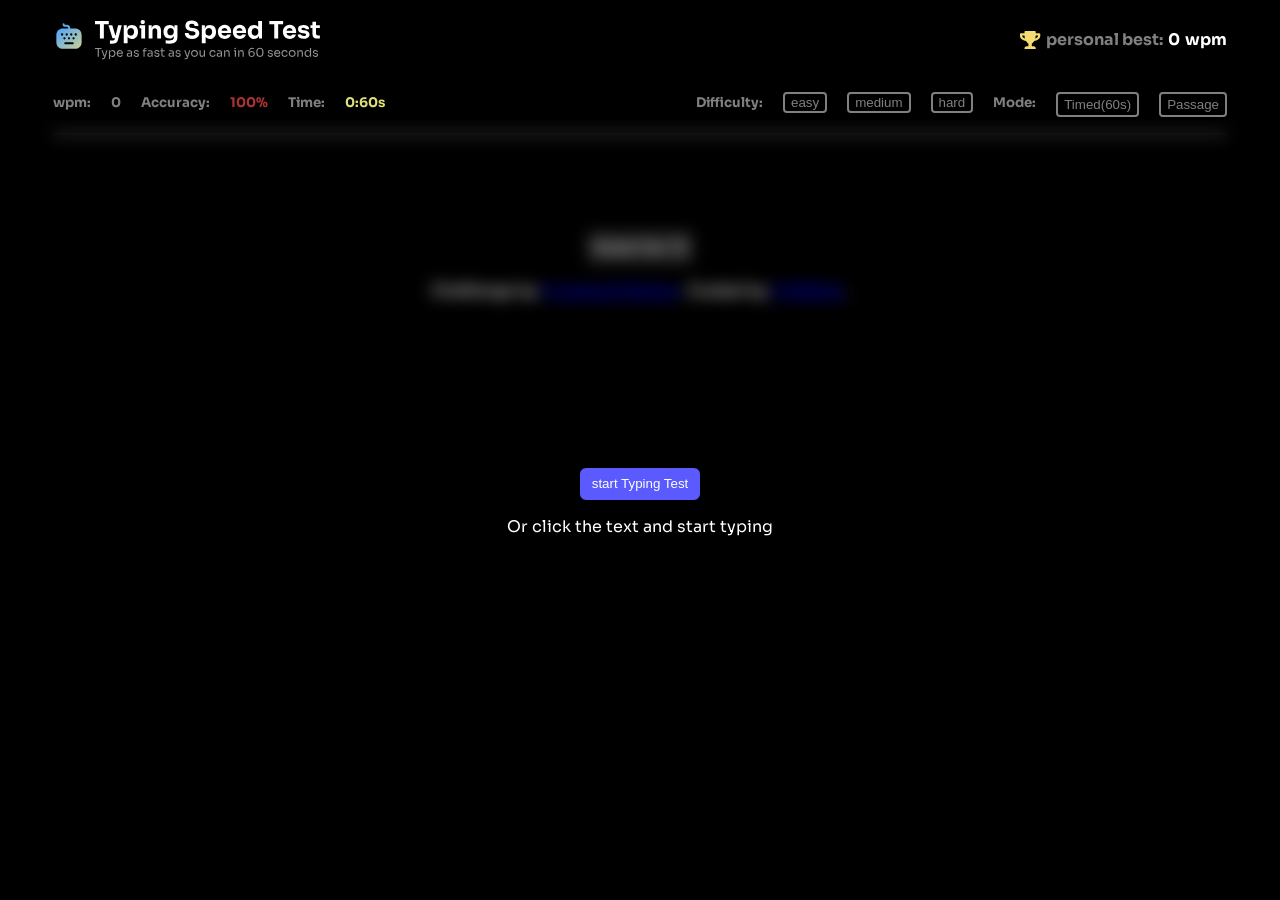
<file: index.html>
<!DOCTYPE html>
<html lang="en">
<head>
    <meta charset="UTF-8">
    <meta name="viewport" content="width=device-width, initial-scale=1.0">
    <link rel="preconnect" href="https://fonts.googleapis.com">
    <link rel="preconnect" href="https://fonts.gstatic.com" crossorigin>
    <link href="https://fonts.googleapis.com/css2?family=Sora:wght@100..800&display=swap" rel="stylesheet">
    <link rel="stylesheet" href="index.css">
    <title>Document</title>
</head>
<body>
    <header>
       <div class="title">
         <img src="img/logo-large.svg" alt="">
        <div id="wpm1">
            <img src="img/icon-personal-best.svg" alt="">
            <h4 class="best1">personal best: </h4>
            <h4><span id="wpm2">0</span></h4>
            <h4>wpm</h4>
        </div>
       </div> 
       <nav>
            <div class="data1">
             <h5>wpm:</h5>
             <h5><span id="wpm3">0</span></h5>
             <h5>Accuracy:</h5>
             <h5><span id="accuracy">100%</span></h5>
             <h5>Time:</h5>
             <h5><span id="time">0:60</span><span id="time">s</span></h5>
            </div>
        <div class="data2">
        <div class="difficulty">
        <h5>Difficulty:</h5>
        <button class="level" id="easy-btn">easy</button>
        <button class="level" id="medium-btn">medium</button>
        <button class="level" id="hard-btn">hard</button>
        </div>
        <h5>Mode:</h5>
        <button class="mode1" id="timed-btn">Timed(60s)</button>
        <button class="mode1" id="passage-btn">Passage</button>
        </div>
       </nav>
       <div id="char"></div>
    </header>
    <main>
        <section class="typing-area">
            <div class="overlay" id="overlay">
                <button class="type" id="btn1">start Typing Test</button>
                <p>Or click the text and start typing</p>
            </div>
            <div class="passage" id="">
                <p id="paragraph"></p>
                <input type="text" id="typing-input" autocomplete="off" spellcheck="false" autofocus >
            </div>
        </section>
        
    </main><br>
    <footer class="attribution">
        <button class="refresh" id="refresh">Restart Test
            <img src="img/icon-restart.svg" width="13px" alt="">
        </button>
        <div>Challenge by <a href="https://www.frontendmentor.io?ref=challenge">Frontend Mentor</a>. 
        Coded by <a href="#">K RAGUL</a>.</div>
    </footer>
    <script src="index.js"></script>
</body>
</html>
</file>
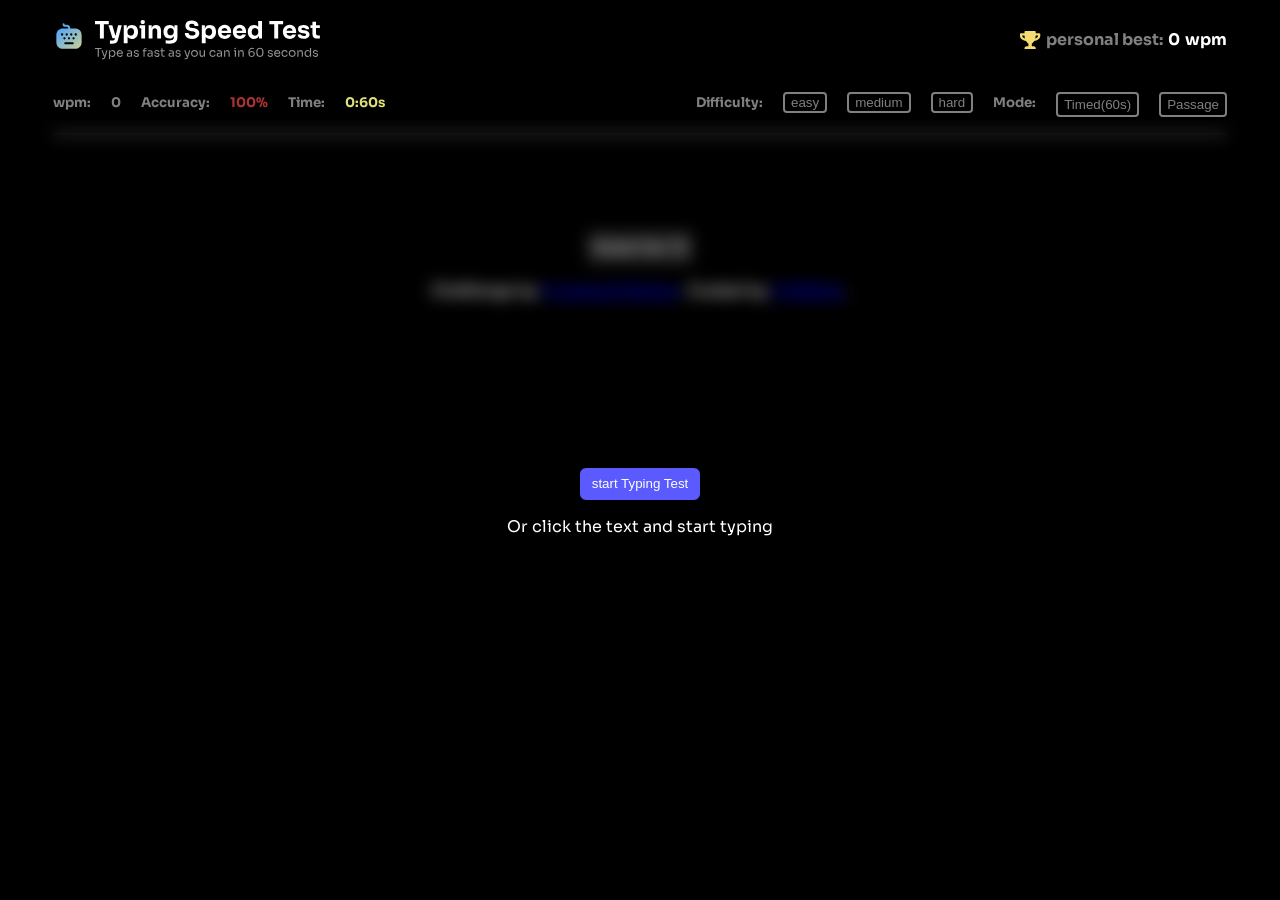
<file: mobile/index.html>
<!DOCTYPE html>
<html lang="en">
<head>
    <meta charset="UTF-8">
    <meta name="viewport" content="width=device-width, initial-scale=1.0, maximum-scale=1.0, user-scalable=no">
    <link rel="preconnect" href="https://fonts.googleapis.com">
    <link rel="preconnect" href="https://fonts.gstatic.com" crossorigin>
    <link href="https://fonts.googleapis.com/css2?family=Sora:wght@100..800&display=swap" rel="stylesheet">
    <link rel="stylesheet" href="index.css">
    <title>Document</title>
</head>
<body>
    <header>
       <div class="title">
         <img src="../img/logo-small.svg" alt="">
        <div id="wpm1">
            <img src="../img/icon-personal-best.svg" alt="">
            <h4 class="best1">Best: </h4>
            <h4><span id="wpm2">0</span></h4>
            <h4>wpm</h4>
        </div>
       </div> 
       <nav>
            <div class="data1">
                <div class="res" id="wpm5">
                    <h5 class="tit">WPM:</h5>
                    <h5><span id="wpm3">0</span></h5>
                </div>
                <div class="res" id="acc">
                    <h5 class="tit">Accuracy:</h5>
                    <h5><span id="accuracy">100%</span></h5>
                </div>
                <div class="res">
                    <h5 class="tit">Time:</h5>
                    <h5><span id="time">0:60</span><span id="time">s</span></h5>
                </div>
            </div>
        <div class="sel">
        <div class="dropdown">
            <button class="dropdown-btn">difficulty</button>
            <div class="dropdown-content">
                <label>
                    <input type="radio" value="easy" name="difficulty" id="easy-btn">easy
                </label>
                <label>
                    <input type="radio" value="medium" name="difficulty" id="medium-btn">medium
                </label>
                <label>
                    <input type="radio" value="hard" name="difficulty" id="hard-btn">hard
                </label>
            </div>
            <div id="char"></div>
        </div>
        <div class="dropdown-2">
            <button class="dropdown-btn-2">mode</button>
            <div class="dropdown-content2">
                <label>
                    <input type="radio" name="mode" value="Timed" id="timed-btn">Timed(60s)
                </label>
                <label>
                    <input type="radio" name="mode" value="passage" id="passage-btn">Passage
                </label>
            </div>
        </div>
        </div>
       </nav>
       <div id="char"></div>
    </header>
    <main>
        <section class="typing-area">
            <div class="overlay" id="overlay">
                <button class="type" id="btn1">start Typing Test</button>
                <p>Or click the text and start typing</p>
            </div>
            <div class="passage" id="">
                <p id="paragraph"></p>
                <input type="text" id="typing-input" autocomplete="off" spellcheck="false" autofocus >
            </div>
        </section>
        
    </main><br>
    <footer class="attribution">
        <button class="refresh" id="refresh">Restart Test
            <img src="../img/icon-restart.svg" width="13px" alt="">
        </button>
        <div>Challenge by <a href="https://www.frontendmentor.io?ref=challenge">Frontend Mentor</a>. 
        Coded by <a href="#">K RAGUL</a>.</div>
    </footer>
    <script src="index.js"></script>
</body>
</html>
</file>
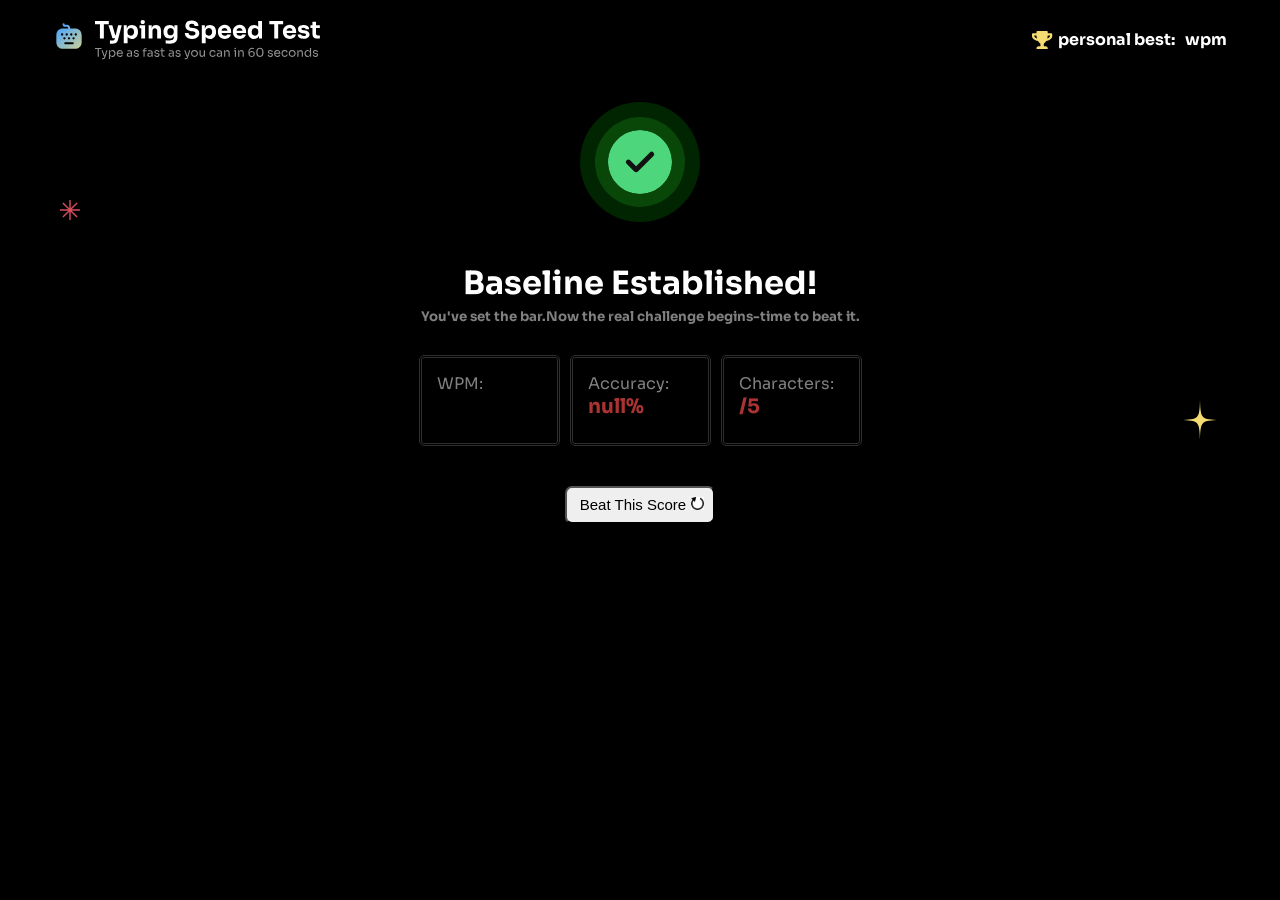
<file: Baseline.html>
<!DOCTYPE html>
<html lang="en">
<head>
    <meta charset="UTF-8">
    <meta name="viewport" content="width=device-width, initial-scale=1.0">
        <link rel="preconnect" href="https://fonts.googleapis.com">
    <link rel="preconnect" href="https://fonts.gstatic.com" crossorigin>
    <link href="https://fonts.googleapis.com/css2?family=Sora:wght@100..800&display=swap" rel="stylesheet">
    <link rel="stylesheet" href="Baseline.css">
    <title>Document</title>
</head>
<body>
      <header>
       <div class="title">
         <img src="img/logo-large.svg" alt="">
        <div id="wpm1">
            <img src="img/icon-personal-best.svg" alt="">
            <h4 class="best1">personal best: </h4>
            <h4><span id="wpm5">0</span></h4>
            <h4>wpm</h4>
        </div>
       </div> 
       <div class="tick">
            <div class="circle1">
                 <div class="circle2">
                     <img src="img/icon-completed.svg" alt="">
                 </div>
            </div>  
       </div>
    <div Class="complete">
        <h1>Baseline Established!</h1>
        <h5>You've set the bar.Now the real challenge begins-time to beat it.</h5>
    </div>
    <div class="data">
        <div class="box1">WPM: <span id="wpm4"></span></div>
        <div class="box1">Accuracy:  <span id="output"></span></div>
        <div class="box1">Characters: 
            <div>
             <span id="output1"></span>
             <span id="tot">/5</span>
            </div>
        </div>
    </div>
    <div class="restart"><button class="restrt" id="restrt">Beat This Score
        <div class="icon"><img src="img/restart-icon-32271.jpg"  width="13px" alt=""></div>
    </button></div>
       <img class="flower" src="img/pattern-star-2.svg" alt="">
       <img class="star" src="img/pattern-star-1.svg" alt="">
       <script src="Baseline.js"></script>
</body>
</html>
</file>
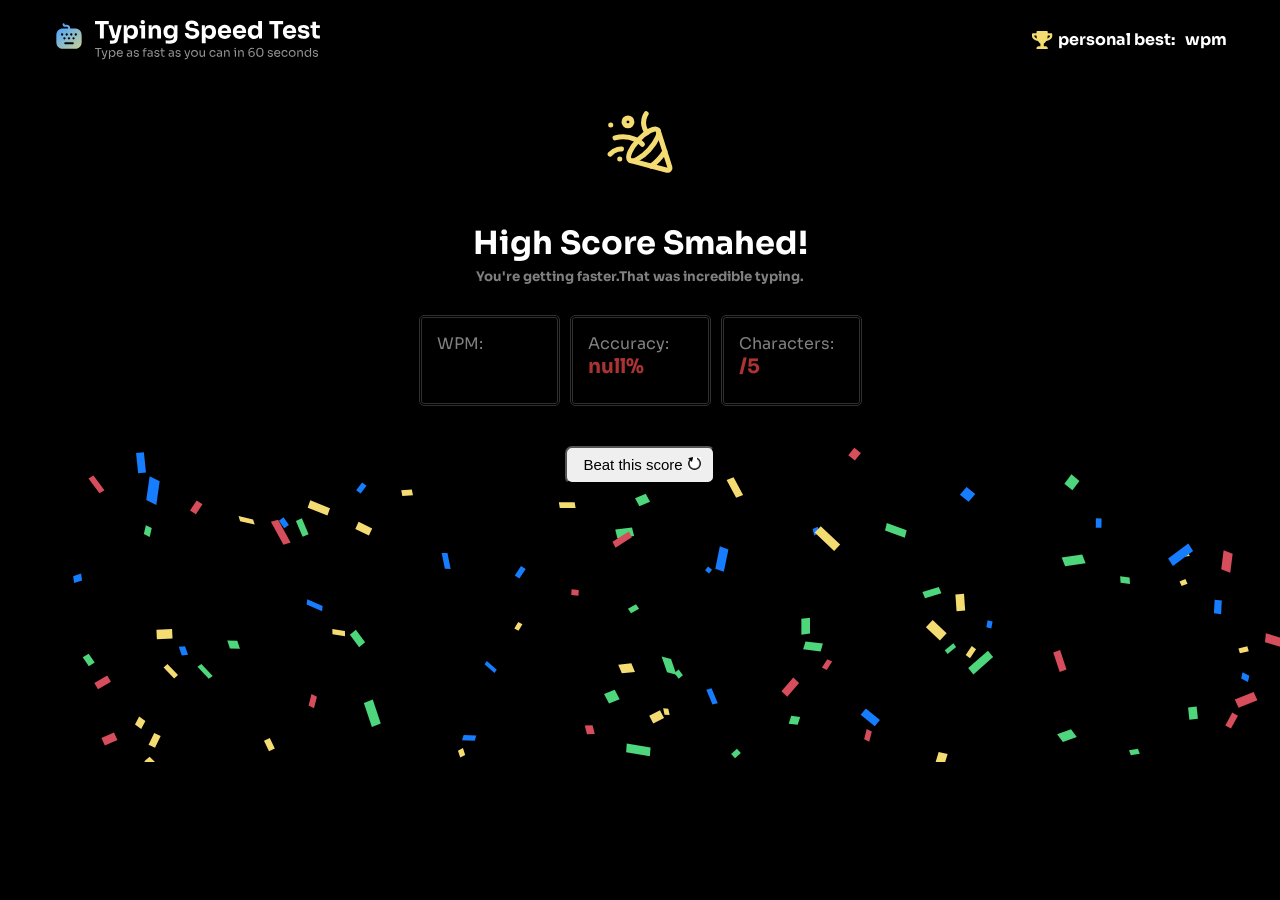
<file: highScore.html>
<!DOCTYPE html>
<html lang="en">
<head>
    <meta charset="UTF-8">
    <meta name="viewport" content="width=device-width, initial-scale=1.0">
        <link rel="preconnect" href="https://fonts.googleapis.com">
    <link rel="preconnect" href="https://fonts.gstatic.com" crossorigin>
    <link href="https://fonts.googleapis.com/css2?family=Sora:wght@100..800&display=swap" rel="stylesheet">
    <link rel="stylesheet" href="highScore.css">
    <title>Document</title>
</head>
<body>
      <header>
       <div class="title">
         <img src="img/logo-large.svg" alt="">
        <div id="wpm1">
            <img src="img/icon-personal-best.svg" alt="">
            <h4 class="best1">personal best: </h4>
            <h4><span id="wpm5">0</span></h4>
            <h4>wpm</h4>
        </div>
       </div> 
       <div class="tick">
            <img src="img/icon-new-pb.svg" alt="">
       </div>
    <div Class="complete">
        <h1>High Score Smahed!</h1>
        <h5>You're getting faster.That was incredible typing.</h5>
    </div>
    <div class="data">
        <div class="box1">WPM: <span id="wpm4"></span></div>
        <div class="box1">Accuracy:  <span id="output"></span></div>
        <div class="box1">Characters: 
            <div>
             <span id="output1"></span>
             <span id="tot">/5</span>
            </div>
        </div>
    </div>
    <div class="restart"><button class="restrt" id="restrt">Beat this score
        <div class="icon"><img src="img/restart-icon-32271.jpg" width="13px" alt=""></div>
    </button></div>
       <img src="img/pattern-confetti.svg" alt="">
        <script src="highScore.js"></script>
</body>
</html>
</file>
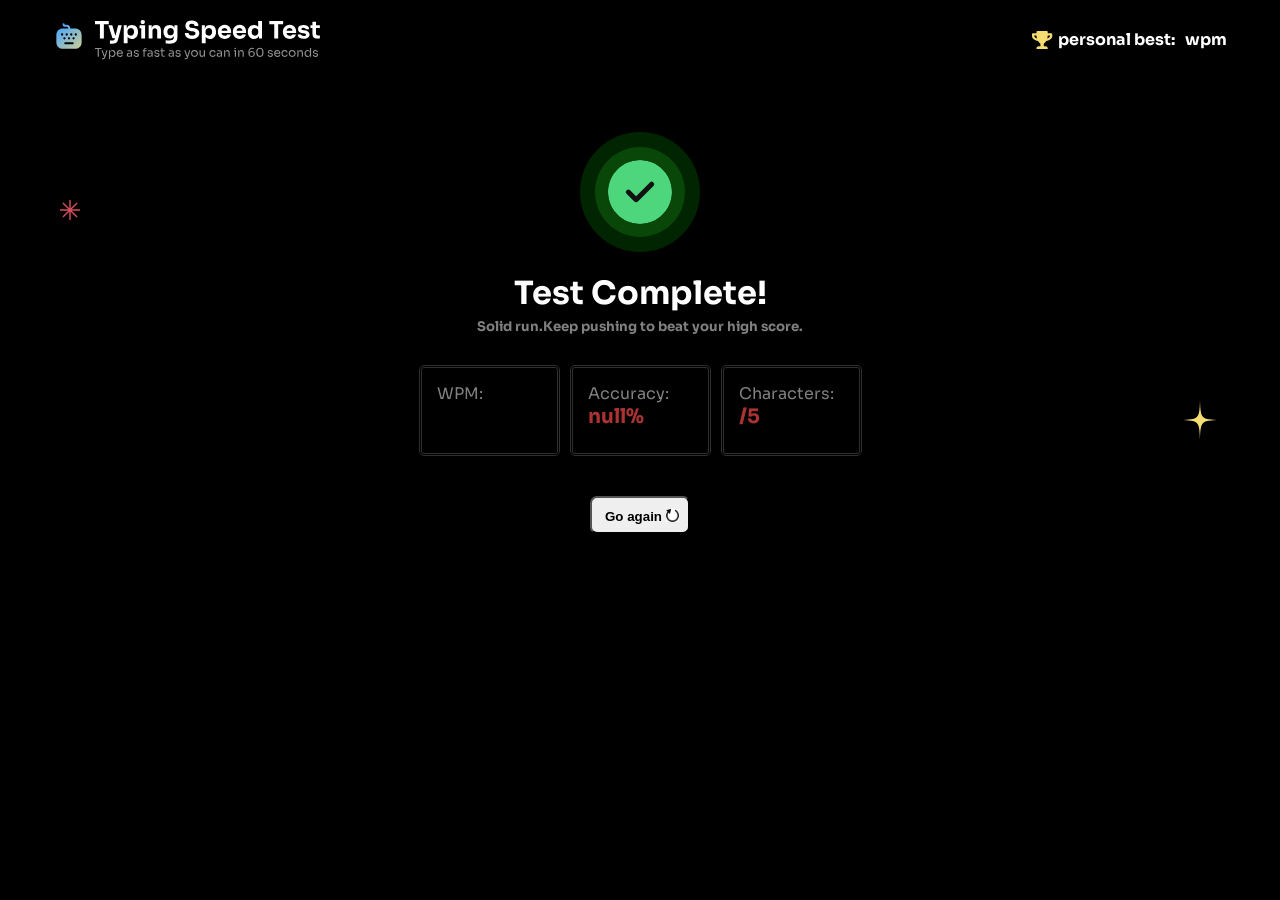
<file: testComplete.html>
<!DOCTYPE html>
<html lang="en">
<head>
    <meta charset="UTF-8">
    <meta name="viewport" content="width=device-width, initial-scale=1.0">
        <link rel="preconnect" href="https://fonts.googleapis.com">
    <link rel="preconnect" href="https://fonts.gstatic.com" crossorigin>
    <link href="https://fonts.googleapis.com/css2?family=Sora:wght@100..800&display=swap" rel="stylesheet">
    <link rel="stylesheet" href="testComplete.css">
    <title>Document</title>
</head>
<body>
      <header>
       <div class="title">
         <img src="img/logo-large.svg" alt="">
        <div id="wpm1">
            <img src="img/icon-personal-best.svg" alt="">
            <h4 class="best1">personal best: </h4>
            <h4><span id="wpm5">0</span></h4>
            <h4>wpm</h4>
        </div>
       </div> 
       <div class="tick">
            <div class="circle1">
                 <div class="circle2">
                     <img src="img/icon-completed.svg" alt="">
                 </div>
            </div>  
       </div>
    <div Class="complete" >
        <h1 id="complete">Test Complete!</h1>
        <h5 id="caption">Solid run.Keep pushing to beat your high score.</h5>
    </div>
    <div class="data">
        <div class="box1">WPM: <span id="wpm4"></span></div>
        <div class="box1">Accuracy:  <span id="output"></span></div>
        <div class="box1">Characters: 
            <div>
             <span id="output1"></span>
             <span id="tot">/5</span>
            </div>
        </div>
    </div>
    <div class="restart"><button class="restrt" id="restrt">Go again
        <div class="icon"><img src="img/restart-icon-32271.jpg" width="13px" alt=""></div>
    </button></div>
       <img class="flower" src="img/pattern-star-2.svg" alt="">
       <img class="star" src="img/pattern-star-1.svg" alt="">
    <script src="testComplete.js">
       
    </script>
</body>
</html>
</file>
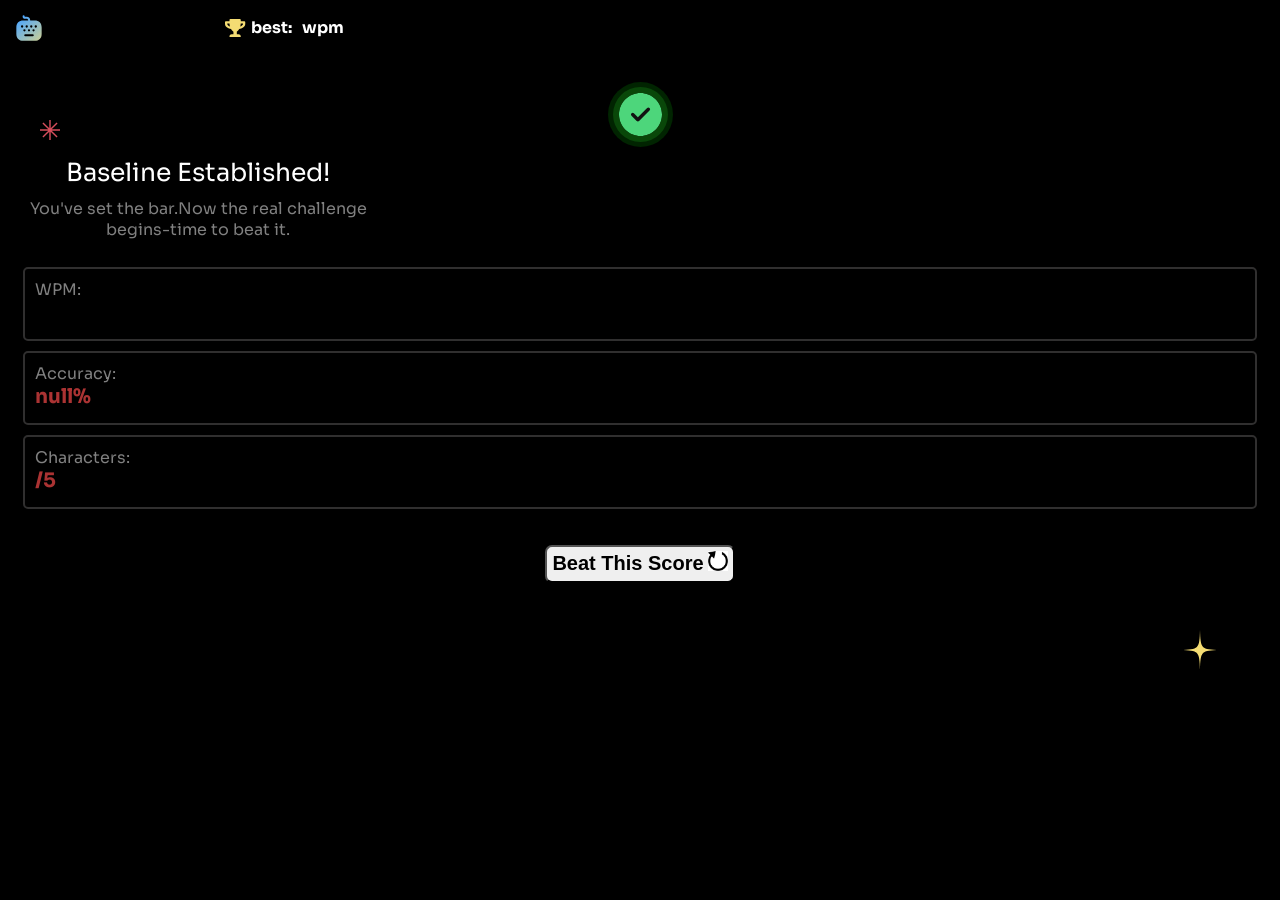
<file: mobile/Baseline.html>
<!DOCTYPE html>
<html lang="en">
<head>
    <meta charset="UTF-8">
    <meta name="viewport" content="width=device-width, initial-scale=1.0, maximum-scale=1.0, user-scalable=no">
    <link rel="preconnect" href="https://fonts.googleapis.com">
    <link rel="preconnect" href="https://fonts.gstatic.com" crossorigin>
    <link href="https://fonts.googleapis.com/css2?family=Sora:wght@100..800&display=swap" rel="stylesheet">
    <link rel="stylesheet" href="Baseline.css">
    <title>Document</title>
</head>
<body>
      <header>
       <div class="title">
         <img src="../img/logo-small.svg" alt="">
        <div id="wpm1">
            <img src="../img/icon-personal-best.svg" alt="">
            <h4 class="best1">best: </h4>
            <h4><span id="wpm4">0</span></h4>
            <h4>wpm</h4>
        </div>
       </div> 
       <div class="tick">
            <div class="circle1">
                 <div class="circle2">
                       <img src="../img/icon-completed.svg" width="43px" alt="">
                 </div>
            </div>  
       </div>
    <div Class="complete">
        <div id="complete">Baseline Established!</div>
        
        <div id="caption">You've set the bar.Now the real challenge begins-time to beat it.</div>
        
    </div>
    <div class="data">
        <div class="box1">WPM: <span id="wpm5"></span></div>
        <div class="box1">Accuracy:  <span id="output"></span></div>
        <div class="box1">Characters: 
            <div>
             <span id="output1"></span>
             <span id="tot">/5</span>
            </div>
        </div>
    </div>
    <div class="restart"><button class="restrt" id="restrt">Beat This Score
        <div class="icon"><img src="../img/restart-icon-32271.jpg"  width="20px" alt=""></div>
    </button></div>
       <img class="flower" src="../img/pattern-star-2.svg" alt="">
       <img class="star" src="../img/pattern-star-1.svg" alt="">
       <script src="Baseline.js"></script>
</body>
</html>
</file>
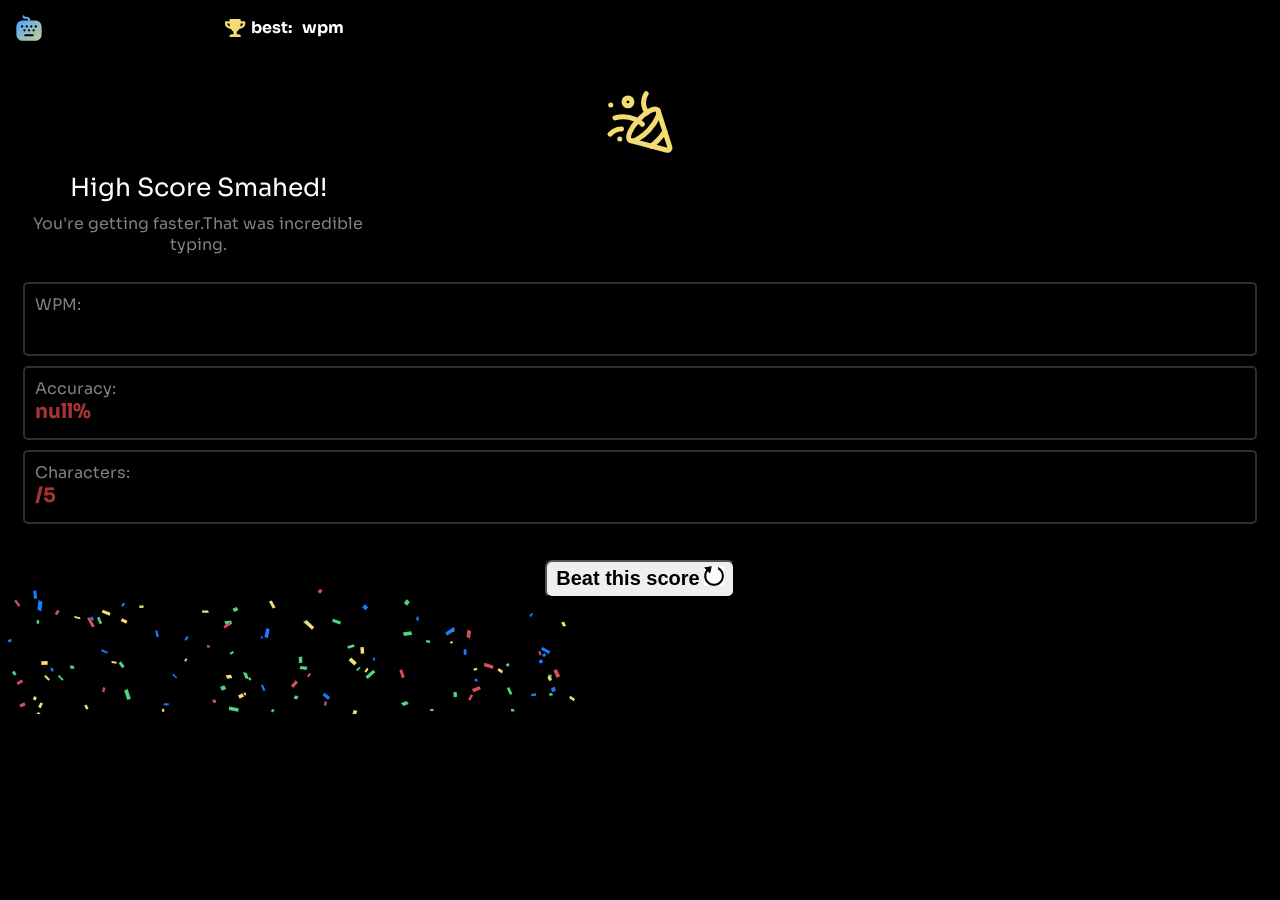
<file: mobile/highScore.html>
<!DOCTYPE html>
<html lang="en">
<head>
    <meta charset="UTF-8">
    <meta name="viewport" content="width=device-width, initial-scale=1.0, maximum-scale=1.0, user-scalable=no">
        <link rel="preconnect" href="https://fonts.googleapis.com">
    <link rel="preconnect" href="https://fonts.gstatic.com" crossorigin>
    <link href="https://fonts.googleapis.com/css2?family=Sora:wght@100..800&display=swap" rel="stylesheet">
    <link rel="stylesheet" href="highScore.css">
    <title>Document</title>
</head>
<body>
      <header>
       <div class="title">
         <img src="../img/logo-small.svg" alt="">
        <div id="wpm1">
            <img src="../img/icon-personal-best.svg" alt="">
            <h4 class="best1">best: </h4>
            <h4><span id="wpm4">0</span></h4>
            <h4>wpm</h4>
        </div>
       </div> 
       <div class="tick">
            <img src="../img/icon-new-pb.svg" alt="">
       </div>
    <div Class="complete">
        <div id="complete">High Score Smahed!</div>
        <div id="caption">You're getting faster.That was incredible typing.</div>
        <h1></h1>
        <h5></h5>
    </div>
    <div class="data">
        <div class="box1">WPM: <span id="wpm5"></span></div>
        <div class="box1">Accuracy:  <span id="output"></span></div>
        <div class="box1">Characters: 
            <div>
             <span id="output1"></span>
             <span id="tot">/5</span>
            </div>
        </div>
    </div>
    <div class="restart"><button class="restrt" id="restrt">Beat this score
        <div class="icon"><img src="../img/restart-icon-32271.jpg" width="20px" alt=""></div>
    </button></div>
    <div class="party"> <img src="../img/pattern-confetti.svg" width="575px" alt=""></div>
      
        <script src="highScore.js"></script>
</body>
</html>
</file>
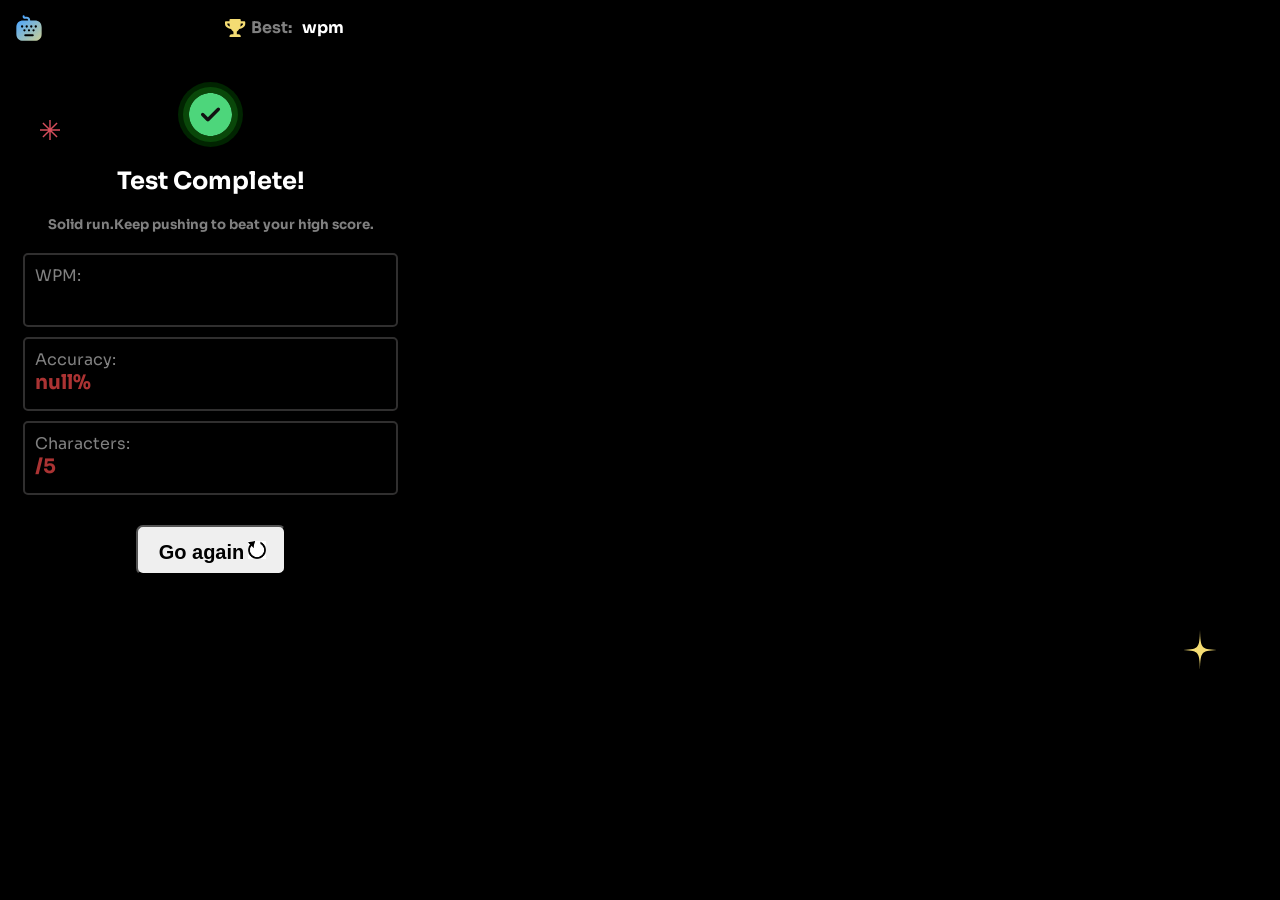
<file: mobile/testComplete.html>
<!DOCTYPE html>
<html lang="en">
<head>
    <meta charset="UTF-8">
    <meta name="viewport" content="width=device-width, initial-scale=1.0, maximum-scale=1.0, user-scalable=no">
    <link rel="preconnect" href="https://fonts.googleapis.com">
    <link rel="preconnect" href="https://fonts.gstatic.com" crossorigin>
    <link href="https://fonts.googleapis.com/css2?family=Sora:wght@100..800&display=swap" rel="stylesheet">
    <link rel="stylesheet" href="testComplete.css">
    <title>Document</title>
</head>
<body>
      <header>
       <div class="title">
         <img src="../img/logo-small.svg" alt="">
        <div id="wpm1">
            <img src="../img/icon-personal-best.svg" alt="">
            <h4 class="best">Best: </h4>
            <h4><span id="wpm4">0</span></h4>
            <h4>wpm</h4>
        </div>
       </div> 
       <div class="tick">
            <div class="circle1">
                 <div class="circle2">
                     <img src="../img/icon-completed.svg" width="43px" alt="">
                 </div>
            </div>  
       </div>
    <div Class="complete" >
        <h2 id="complete">Test Complete!</h2>
        <h5 id="caption">Solid run.Keep pushing to beat your high score.</h5>
    </div>
    <div class="data">
        <div class="box1">WPM: <span id="wpm5"></span></div>
        <div class="box1">Accuracy:  <span id="output"></span></div>
        <div class="box1">Characters: 
            <div>
             <span id="output1"></span>
             <span id="tot">/5</span>
            </div>
        </div>
    </div>
    <div class="restart"><button class="restrt" id="restrt">Go again
        <div class="icon"><img src="../img/restart-icon-32271.jpg" width="18px" alt=""></div>
    </button></div>
       <img class="flower" src="../img/pattern-star-2.svg" alt="">
       <img class="star" src="../img/pattern-star-1.svg" alt="">
    <script src="testComplete.js">
       
    </script>
</body>
</html>
</file>
<file: index.css>
body{
    background-color: black;
    /* position:static;  */
    color: white;
    padding: 0px 45px 0px 45px;
      font-family: "Sora", sans-serif;
}
.title{
    display:flex;
    align-items: center;
}
#wpm1{
    display: flex;
    margin-left: auto;
    gap:5px;
}
nav{
    display:flex;
    align-items: center;
    color:grey;
    gap:10px;
    border-bottom: 2px solid grey ;
}
#accuracy{
    color:rgb(171, 51, 51);
}
#time{
    color:rgb(224, 224, 122);
}
.data1{
    display:flex;
    gap:20px;
}
.data2{
    display:flex;
    gap:20px;
    margin-left:auto;
}
.difficulty{
    display:flex;
    align-items: center;
    gap:20px;
    color: grey;
}
#char{
    color:rgb(5, 5, 5)
}
button.level{
    border-color: gray;
    background-color: black;
    color: grey;
    border-style:double;
    border-radius: 4px;
    cursor: pointer;
}
button.mode1{
    display:flex;
    margin-top:20px;
    align-items: center;
    height:25px;
    border-color: gray;
    background-color: black;
    color: grey;
    border-radius: 4px;
    border-style:double;
    cursor: pointer;
}
.mode1.active {
  color:blue;
    border-color: blue;
}
button:hover{
    color:blue;
    border-color: blue;
}
.level.active {
  color:blue;
    border-color: blue;
}
.typing-area{
    position:relative;
    margin-top: 15px;
}
#paragraph{
    font-size: 24px;
    line-height: 1.8;
}
#typing-input{
    /* background-color: aqua; */
    position: absolute;
    inset: 0;
    opacity: 0;
    width: 100%;
    height: 100%;
    cursor: default;
}
.correct{
    color: chartreuse;
}
.wrong{
    color:red;
    text-decoration: underline;
}
.best1{
    color:gray;
}
.overlay{
    position:fixed;
    inset:120px 0px 0px 0px;
    display:flex;
    flex-direction: column;
    justify-content: center;
    align-items: center;
    backdrop-filter: blur(8px);
}
.overlay.hide{
     backdrop-filter: blur(0);
     background: transparent;
     pointer-events: none;
}
.passage{
    font-size: larger;
}
button.type{

    height:32px;
    width:120px;
    color: white;
    background-color:rgb(90, 90, 255);
    border-style:double;
    border-radius:6px;
    border-color:rgb(90, 90, 255);
    cursor: pointer;
}
button.clicked{
    border-style:dotted;
}
button.refresh{
    display:flex;
    justify-content: center;
    align-items: center;
    gap:8px;
    width:110px;
    height:35px;
    margin-bottom: 15px;;
    background-color: rgb(39, 38, 38);
    color:aliceblue;
    border-radius: 6px;
    border-style: double;
}
button.refresh:hover{
    border-color: rgb(132, 132, 135);
}
.attribution{
    display: flex;
    flex-direction: column;
    justify-content: center;
    align-items: center;
    padding-top: 50px;
}
</file>
<file: mobile/index.css>
body{
    background-color: black;
    color: white;
    max-width: 375px;
    margin:0px 15px 0px 15px;
    font-family: "Sora", sans-serif;
}
.title{
    display:flex;
    width: 375px;
    align-items: center;
    margin-bottom: 10px;


}
#wpm1{
    display: flex;
    margin-left: 180px ;
    gap:5px;
}
nav{
    /* display:flex; */
    /* flex-direction: column; */
    /* align-items: center; */
    color:grey;
    height:120px;
    border-bottom: 2px solid grey ;
}
.data1{
    display:flex;
    /* margin-bottom: 10px; */
    
}
.res{
    display: flex;
    width:80px;
    height:50px;
    position: relative;
    flex-direction: column;
    align-items:center;
    font-size: 15PX;
    padding-left: 20px ;
    padding-right: 20px;
    margin-bottom: 20px;
    /* background-color: rgb(115, 12, 233); */
}
.tit{
    position: relative;
    bottom: 15px;
}
#wpm5{
    border-right: 2px solid grey ;
}
 #acc{
    border-right: 2px solid grey ;
 }
 #wpm3{
    position:relative;
    bottom:50px;
    color: aliceblue;
    font-size: 20px;
 }
#accuracy{
    position:relative;
    bottom:50px;
    font-size: 20px;
    color:rgb(171, 51, 51);
    
}
#time{
     position:relative;
    bottom:50px;
    font-size: 20px;
    color:rgb(224, 224, 122);
}
.sel{
    display: flex;
    gap:20px;
}
.dropdown {
    display:flex; 
    /* gap:50px; */
    /* margin-left:auto;  */
    position: relative;
    display: inline-block; 
}
.dropdown-2 {
    display:flex; 
    /* gap:50px; */
    /* margin-left:auto;  */
    position: relative;
    display: inline-block; 
}
.dropdown-btn {
    display:flex;
    width:160px;
    height:25px;
    align-items: center;
    justify-content: center;
    text-align: center;
    background-color: black;
    color:rgb(179, 175, 175);
    font-weight: 600;
    padding: 10px 20px;
    border-style: double;
    border-radius: 7px;
    border: 2px solid rgb(83, 82, 82);
    cursor:pointer;
}
.dropdown-btn-2 {
    display: flex;
    width:160px;
    height:25px;
    align-items: center;
    justify-content: center;
    text-align: center;
    background-color: black;
    color:rgb(179, 175, 175);
    font-weight: 600;
    padding: 10px 20px;
    border-style: double;
    border-radius: 7px;
    border: 2px solid rgb(83, 82, 82);
    cursor:pointer;
}
.dropdown-content {
    display: none;
    position: relative;
    z-index: 1;
    background: rgb(36, 34, 34);    
    color:rgb(179, 175, 175);
    margin-top:8px;
    width: 160px;
    border-radius: 8px;
}
.dropdown-content2 {
    display: none;    
    width: 160px;
    margin-top: 8px;
    position: relative;
    z-index: 1;
    background: rgb(36, 34, 34);
    color:rgb(179, 175, 175);
    border-radius: 8px;
}
 label {
    display: block;
    padding: 6px 0px;
    cursor: pointer;

}

.dropdown-content label:nth-child(2),
.dropdown-content label:nth-child(3),
.dropdown-content2 label:nth-child(2) {
    border-top: 1px solid rgb(83, 82, 82);
}
.dropdown-content label:hover ,.dropdown-content2 label:hover {
    background-color: #484747;
}

.dropdown:hover .dropdown-content {
    display: block;
}
.dropdown-2:hover .dropdown-content2 {
    display: block;
}
#char{
    /* color:rgb(5, 5, 5); */
    color:aliceblue;
}


button:hover{
    color:blue;
    border-color: blue;
}

.typing-area{
    position:relative;
    margin-top: 15px;
    
}
#paragraph{
    font-size: 24px;
    line-height: 1.8;
}
#typing-input{
    position: absolute;
    inset: 0;
    opacity: 0;
    width: 100%;
    height: 100%;
    cursor: default;
    

}
.correct{
    color: chartreuse;
}
.wrong{
    color:red;
    text-decoration: underline;
}
.best1{
    color:gray;
}
.overlay{
    position:fixed;
    inset:195px 0px 0px 0px;
    /* background-color: aquamarine; */
    display:flex;
    flex-direction: column;
    justify-content: center;
    align-items: center;
    backdrop-filter: blur(8px);
}
.overlay.hide{
     backdrop-filter: blur(0);
     background: transparent;
     pointer-events: none;
}
.passage{
    font-size: larger;
}
button.type{

    height:49px;
    width:190px;
    color: white;
    font-size: 20px;
    background-color:rgb(90, 90, 255);
    border-style:double;
    border-radius:10px;
    border-color:rgb(90, 90, 255);
    cursor: pointer;
}
button.clicked{
    border-style:dotted;
}
button.refresh{
    display:flex;
    justify-content: center;
    align-items: center;
    gap:8px;
    width:110px;
    height:35px;
    margin-bottom: 15px;;
    background-color: rgb(39, 38, 38);
    color:aliceblue;
    border-radius: 6px;
    border-style: double;
}
button.refresh:hover{
    border-color: rgb(132, 132, 135);
}
.attribution{
    display: flex;
    flex-direction: column;
    justify-content: center;
    align-items: center;
    padding-top: 50px;
}
</file>
<file: Baseline.css>
body{
    background-color: black;
    /* position:static;  */
    color: white;
    padding: 0px 45px 0px 45px;
      font-family: "Sora", sans-serif;
}
.title{
    display:flex;
    align-items: center;
}
#wpm1{
    display: flex;
    margin-left: auto;
    gap:5px;
}

.circle1{
    display: flex;
    width:120px;
    height:120px;
    border-radius: 60px;
    background-color: rgb(1, 36, 1);
    align-items: center;
    justify-content: center;
}
.circle2{
    display: flex;
    width: 90px;
    height: 90px;
    border-radius: 50px;
    background-color: rgb(9, 71, 9);
    align-items: center;
    justify-content: center;
}
.tick{
    position:relative;
    display:flex;
    justify-content: center;
    align-items: center;
    margin: 30px 0px 20px 0px;
}
h1{
    margin-bottom: 5px;
}
.complete{
    display:flex;
    flex-direction: column;
    align-items: center;
}
h5{
    color:grey;
    margin-top:0px;
    margin-bottom: 30px;
}
.data{
    display: flex;
    gap:10px;
    justify-content: center;
}
.box1{
    display: flex;
    flex-direction: column;
    height:70px;
    width:120px;
    background-color: black;
    color:gray;
    border-style: double;
    border-color: rgb(48, 47, 47);
    border-radius: 5px;
    padding: 15px 0px 0px 15px;
    font-size:medium;
}
#wpm4{
    font-size:20px;
    font-weight: 600;
    color:white;
}
#output{
    font-size: 20px;
    font-weight: 700;
    color:rgb(171, 51, 51)
}
#output1{
    font-size: 20px;
    font-weight: 700;
    color:rgb(69, 139, 69)
}
#tot{
    font-size: 20px;
    font-weight: 700;
    color:rgb(171, 51, 51)
}
.restart{
    display: flex;
    justify-content: center;
    /* align-items: center; */
    height:30px;
}
button.restrt{
    display:flex;
    flex-direction:row;
    position: relative;
    color:black;
    width:150px ;
    height: 38px;
    gap:5px;
    font-weight: 545px;
    font-size: 15px;
    margin: 40px 0px 0px 0px;
    justify-content: center;
    align-items: center;
    padding: 4px 0px 5px 4px;
    border-radius:7px;
    
}
.flower{
    width:20px;
    position:absolute;
    top: 200px;
    left:60px;
}
.star{
    width:40px;
    position:absolute;
    right:60px;
    top:400px;
}
</file>
<file: highScore.css>
body{
    background-color: black;
    /* position:static;  */
    color: white;
    padding: 0px 45px 0px 45px;
      font-family: "Sora", sans-serif;
}
.title{
    display:flex;
    align-items: center;
}
#wpm1{
    display: flex;
    margin-left: auto;
    gap:5px;
}

.circle1{
    display: flex;
    position:fixed;
    width:120px;
    height:120px;
    border-radius: 60px;
    background-color: rgb(1, 36, 1);
    align-items: center;
    justify-content: center;
}
.circle2{
    display: flex;
    width: 90px;
    height: 90px;
    border-radius: 50px;
    background-color: rgb(9, 71, 9);
    align-items: center;
    justify-content: center;
}
.tick{
    /* position:relative; */
    display:flex;
    justify-content: center;
    align-items: center;
    margin: 30px 0px 20px 0px;
}
h1{
    margin-bottom: 5px;
}
.complete{
    display:flex;
    flex-direction: column;
    align-items: center;
}
h5{
    color:grey;
    margin-top:0px;
    margin-bottom: 30px;
}
.data{
    display: flex;
    gap:10px;
    justify-content: center;
}
.box1{
    display: flex;
    flex-direction: column;
    height:70px;
    width:120px;
    background-color: black;
    color:gray;
    border-style: double;
    border-color: rgb(48, 47, 47);
    border-radius: 5px;
    padding: 15px 0px 0px 15px;
    font-size:medium;
}
#wpm4{
    font-size:20px;
    font-weight: 600;
    color:white;
}
#output{
    font-size: 20px;
    font-weight: 700;
    color:rgb(171, 51, 51)
}
#output1{
    font-size: 20px;
    font-weight: 700;
    color:rgb(69, 139, 69)
}
#tot{
    font-size: 20px;
    font-weight: 700;
    color:rgb(171, 51, 51)
}
.restart{
    display: flex;
    justify-content: center;
    /* align-items: center; */
    height:30px;
}
button.restrt{
    display:flex;
    flex-direction:row;
    position: relative;
    color:black;
    width:150px ;
    height: 38px;
    gap:5px;
    font-weight: 545px;
    font-size: 15px;
    margin: 40px 0px 0px 0px;
    justify-content: center;
    align-items: center;
    padding: 4px 0px 5px 4px;
    border-radius:7px;
    
}
.flower{
    width:20px;
    position:absolute;
    top: 200px;
    left:60px;
}
.star{
    width:40px;
    position:absolute;
    right:60px;
    top:400px;
}
</file>
<file: testComplete.css>
body{
    background-color: black;
    /* position:static;  */
    color: white;
    padding: 0px 45px 0px 45px;
      font-family: "Sora", sans-serif;
}
.title{
    display:flex;
    align-items: center;
}
.best{
    color: rgb(108, 108, 108);
}
#wpm1{
    display: flex;
    margin-left: auto;
    gap:5px;
}

.circle1{
    display: flex;
    position:static;
    width:120px;
    height:120px;
    border-radius: 60px;
    background-color: rgb(1, 36, 1);
    align-items: center;
    justify-content: center;
}
.circle2{
    display: flex;
    position:static;
    width: 90px;
    height: 90px;
    border-radius: 50px;
    background-color: rgb(9, 71, 9);
    align-items: center;
    justify-content: center;
}
.tick{
    display:flex;
    justify-content: center;
    align-items: center;
    margin: 60px 0px 0px 0px;
}
h1{
    margin-bottom: 5px;
}
.complete{
    display:flex;
    flex-direction: column;
    align-items: center;
}
h5{
    color:grey;
    margin-top:0px;
    margin-bottom: 30px;
}
.data{
    display: flex;
    gap:10px;
    justify-content: center;
}
.box1{
    display: flex;
    flex-direction: column;
    height:70px;
    width:120px;
    background-color: black;
    color:gray;
    border-style: double;
    border-color: rgb(48, 47, 47);
    border-radius: 5px;
    padding: 15px 0px 0px 15px;
    font-size:medium;
}
#wpm4{
    font-size:20px;
    font-weight: 600;
    color:white;
}
#output{
    font-size: 20px;
    font-weight: 700;
    color:rgb(171, 51, 51)
}
#output1{
    font-size: 20px;
    font-weight: 700;
    color:rgb(69, 139, 69)
}
#tot{
    font-size: 20px;
    font-weight: 700;
    color:rgb(171, 51, 51)
}
.tot{
    display: flex;
    flex-direction: row;
}
.restart{
    display: flex;
    justify-content: center;
    /* align-items: center; */
    height:30px;
}
button.restrt{
    display:flex;
    flex-direction:row;
    color:black;
    font-weight: 600;
    width:100px;
    height: 38px;
    padding: 4px 0px 0px 4px;
    border-radius:7px;
    margin: 40px 0px 0px 0px;
    justify-content: center;
    align-items: center;
    gap:4px;
}
.flower{
    width:20px;
    position:absolute;
    top: 200px;
    left:60px;
}
.star{
    width:40px;
    position:absolute;
    right:60px;
    top:400px;
}
</file>
<file: mobile/Baseline.css>
body{
    background-color: black;
    color: white;
    padding: 0px 15px 0px 15px;
    font-family: "Sora", sans-serif;
}
.title{
    display:flex;
    position: relative;
    right:10px;
    bottom: 12px;
    width: 375px;
    align-items: center;
}
#wpm1{
    display: flex;
    margin-left: 180px ;
    gap:5px;
}
.tick{
    display:flex;
    justify-content: center;
    align-items: center;
    margin: 10px 0px 0px 0px;
}
.circle1{
    display: flex;
    position:static;
    width:65px;
    height:65px;
    border-radius: 60px;
    background-color: rgb(1, 36, 1);
    align-items: center;
    justify-content: center;
}
.circle2{
    display: flex;
    position:static;
    width: 55px;
    height: 55px;
    border-radius: 50px;
    background-color: rgb(9, 71, 9);
    align-items: center;
    justify-content: center;
}
.complete{
    display:flex;
    width:350px ;
    height: 100px;
    flex-direction: column;
    gap:10px;
    align-items: center; 
    margin: 10px 0px 10px 0px;
}
#complete{
    display:flex;
    font-size: 25px;
}
#caption{
    display: flex;
    color:grey;
    width:350px;
    text-align: center;
    margin: 0px 6px 0px 6px;
}

.data{
    display: block;
    justify-content: center;
    margin: 0px 0px 30px 0px;
}
.box1{
    display: flex;
    flex-direction: column;
    height:60px;
    width:120px auto;
    margin : 0px 0px 10px 0px;
    background-color: black;
    color:gray;
    border-style: double;
    border:2px solid rgb(48, 47, 47);
    border-radius: 5px;
    padding: 10px 0px 0px 10px;
    font-size:medium;
}
#wpm4{
    font-size:17px;
    font-weight: 500;
    color:white;

}
#wpm5{
    color:white;
    font-weight: 600;
    font-size: 23px;
}
#output{
    font-size: 20px;
    font-weight: 700;
    color:rgb(171, 51, 51)
}
#output1{
    font-size: 20px;
    font-weight: 700;
    color:rgb(69, 139, 69)
}
#tot{
    font-size: 20px;
    font-weight: 700;
    color:rgb(171, 51, 51)
}
.tot{
    display: flex;
    flex-direction: row;
}
.restart{
    display: flex;
    justify-content: center;
    align-items: center;
    height:30px;
}
button.restrt{
    display:flex;
    flex-direction:row;
    color:black;
    font-weight: 550;
    font-size: 20px;
    width:190px;
    height: 38px;
    padding: 2px 2px 2px 2px;
    border-radius:7px;
    margin: 20px 0px 0px 0px;
    justify-content: center;
    align-items: center;
    gap:4px;
}
.flower{
    width:20px;
    position:absolute;
    top: 120px;
    left:40px;
}
.star{
    width:40px;
    position:absolute;
    right:60px;
    top:630px;
}
</file>
<file: mobile/highScore.css>
body{
    background-color: black;
    color: white;
    padding: 0px 15px 0px 15px;
    font-family: "Sora", sans-serif;
}
.title{
    display:flex;
    position: relative;
    right:10px;
    bottom: 12px;
    width: 375px;
    align-items: center;
}
#wpm1{
    display: flex;
    margin-left: 180px ;
    gap:5px;
}
.tick{
    display:flex;
    justify-content: center;
    align-items: center;
    margin: 10px 0px 0px 0px;
}
.circle1{
    display: flex;
    position:static;
    width:65px;
    height:65px;
    border-radius: 60px;
    background-color: rgb(1, 36, 1);
    align-items: center;
    justify-content: center;
}
.circle2{
    display: flex;
    position:static;
    width: 55px;
    height: 55px;
    border-radius: 50px;
    background-color: rgb(9, 71, 9);
    align-items: center;
    justify-content: center;
}
.complete{
    display:flex;
    width:350px ;
    height: 100px;
    flex-direction: column;
    gap:10px;
    align-items: center; 
    margin: 10px 0px 10px 0px;
}
#complete{
    display:flex;
    font-size: 25px;
}
#caption{
    display: flex;
    color:grey;
    width:350px;
    text-align: center;
    margin: 0px 6px 0px 6px;
}

.data{
    display: block;
    justify-content: center;
    margin: 0px 0px 30px 0px;
}
.box1{
    display: flex;
    flex-direction: column;
    height:60px;
    width:120px auto;
    margin : 0px 0px 10px 0px;
    background-color: black;
    color:gray;
    border-style: double;
    border:2px solid rgb(48, 47, 47);
    border-radius: 5px;
    padding: 10px 0px 0px 10px;
    font-size:medium;
}
#wpm4{
    font-size:17px;
    font-weight: 500;
    color:white;

}
#wpm5{
    color:white;
    font-weight: 600;
    font-size: 23px;
}
#output{
    font-size: 20px;
    font-weight: 700;
    color:rgb(171, 51, 51)
}
#output1{
    font-size: 20px;
    font-weight: 700;
    color:rgb(69, 139, 69)
}
#tot{
    font-size: 20px;
    font-weight: 700;
    color:rgb(171, 51, 51)
}
.tot{
    display: flex;
    flex-direction: row;
}
.restart{
    display: flex;
    justify-content: center;
    align-items: center;
    height:30px;
}
button.restrt{
    display:flex;
    flex-direction:row;
    color:black;
    font-weight: 550;
    font-size: 20px;
    width:190px;
    height: 38px;
    padding: 2px 2px 2px 2px;
    border-radius:7px;
    margin: 20px 0px 0px 0px;
    justify-content: center;
    align-items: center;
    gap:4px;
}
.flower{
    width:20px;
    position:absolute;
    top: 120px;
    left:40px;
}
.star{
    width:40px;
    position:absolute;
    right:60px;
    top:630px;
}


.party{
    position: absolute;
    left:0px;
    

}
</file>
<file: mobile/testComplete.css>
body{
    background-color: black;
    max-width: 375px;
    color: white;
    padding: 0px 15px 0px 15px;
    font-family: "Sora", sans-serif;
}
.title{
    display:flex;
    position: relative;
    right:10px;
    bottom: 12px;
    width: 375px;
    align-items: center;
}
#wpm1{
    display: flex;
    margin-left: 180px ;
    gap:5px;
}
.best{
    color: grey;
}
.tick{
    display:flex;
    justify-content: center;
    align-items: center;
    margin: 10px 0px 0px 0px;
}
.circle1{
    display: flex;
    position:static;
    width:65px;
    height:65px;
    border-radius: 60px;
    background-color: rgb(1, 36, 1);
    align-items: center;
    justify-content: center;
}
.circle2{
    display: flex;
    position:static;
    width: 55px;
    height: 55px;
    border-radius: 50px;
    background-color: rgb(9, 71, 9);
    align-items: center;
    justify-content: center;
}
.complete{
    display:flex;
    flex-direction: column;
    align-items: center;
    margin-bottom: 20px;
}
#caption{
    display: flex;
    color:grey;
    text-align: center;
    margin: 0px 20px 0px 20px;
}

.data{
    display: block;
    justify-content: center;
}
.box1{
    display: flex;
    flex-direction: column;
    height:60px;
    width:120px auto;
    margin : 0px 0px 10px 0px;
    background-color: black;
    color:gray;
    border-style: double;
    border:2px solid rgb(48, 47, 47);
    border-radius: 5px;
    padding: 10px 0px 0px 10px;
    font-size:medium;
}
#wpm4{
    font-size:17px;
    font-weight: 500;
    color:white;

}
#wpm5{
    color:white;
    font-weight: 600;
    font-size: 23px;
}
#output{
    font-size: 20px;
    font-weight: 700;
    color:rgb(171, 51, 51)
}
#output1{
    font-size: 20px;
    font-weight: 700;
    color:rgb(69, 139, 69)
}
#tot{
    font-size: 20px;
    font-weight: 700;
    color:rgb(171, 51, 51)
}
.tot{
    display: flex;
    flex-direction: row;
}
.restart{
    display: flex;
    justify-content: center;
    /* align-items: center; */
    height:30px;
}
button.restrt{
    display:flex;
    flex-direction:row;
    color:black;
    font-weight: 550;
    font-size: 20px;
    width:150px;
    height: 50px;
    padding: 4px 0px 0px 4px;
    border-radius:7px;
    margin: 20px 0px 0px 0px;
    justify-content: center;
    align-items: center;
    gap:4px;
}
.flower{
    width:20px;
    position:absolute;
    top: 120px;
    left:40px;
}
.star{
    width:40px;
    position:absolute;
    right:60px;
    top:630px;
}
</file>
